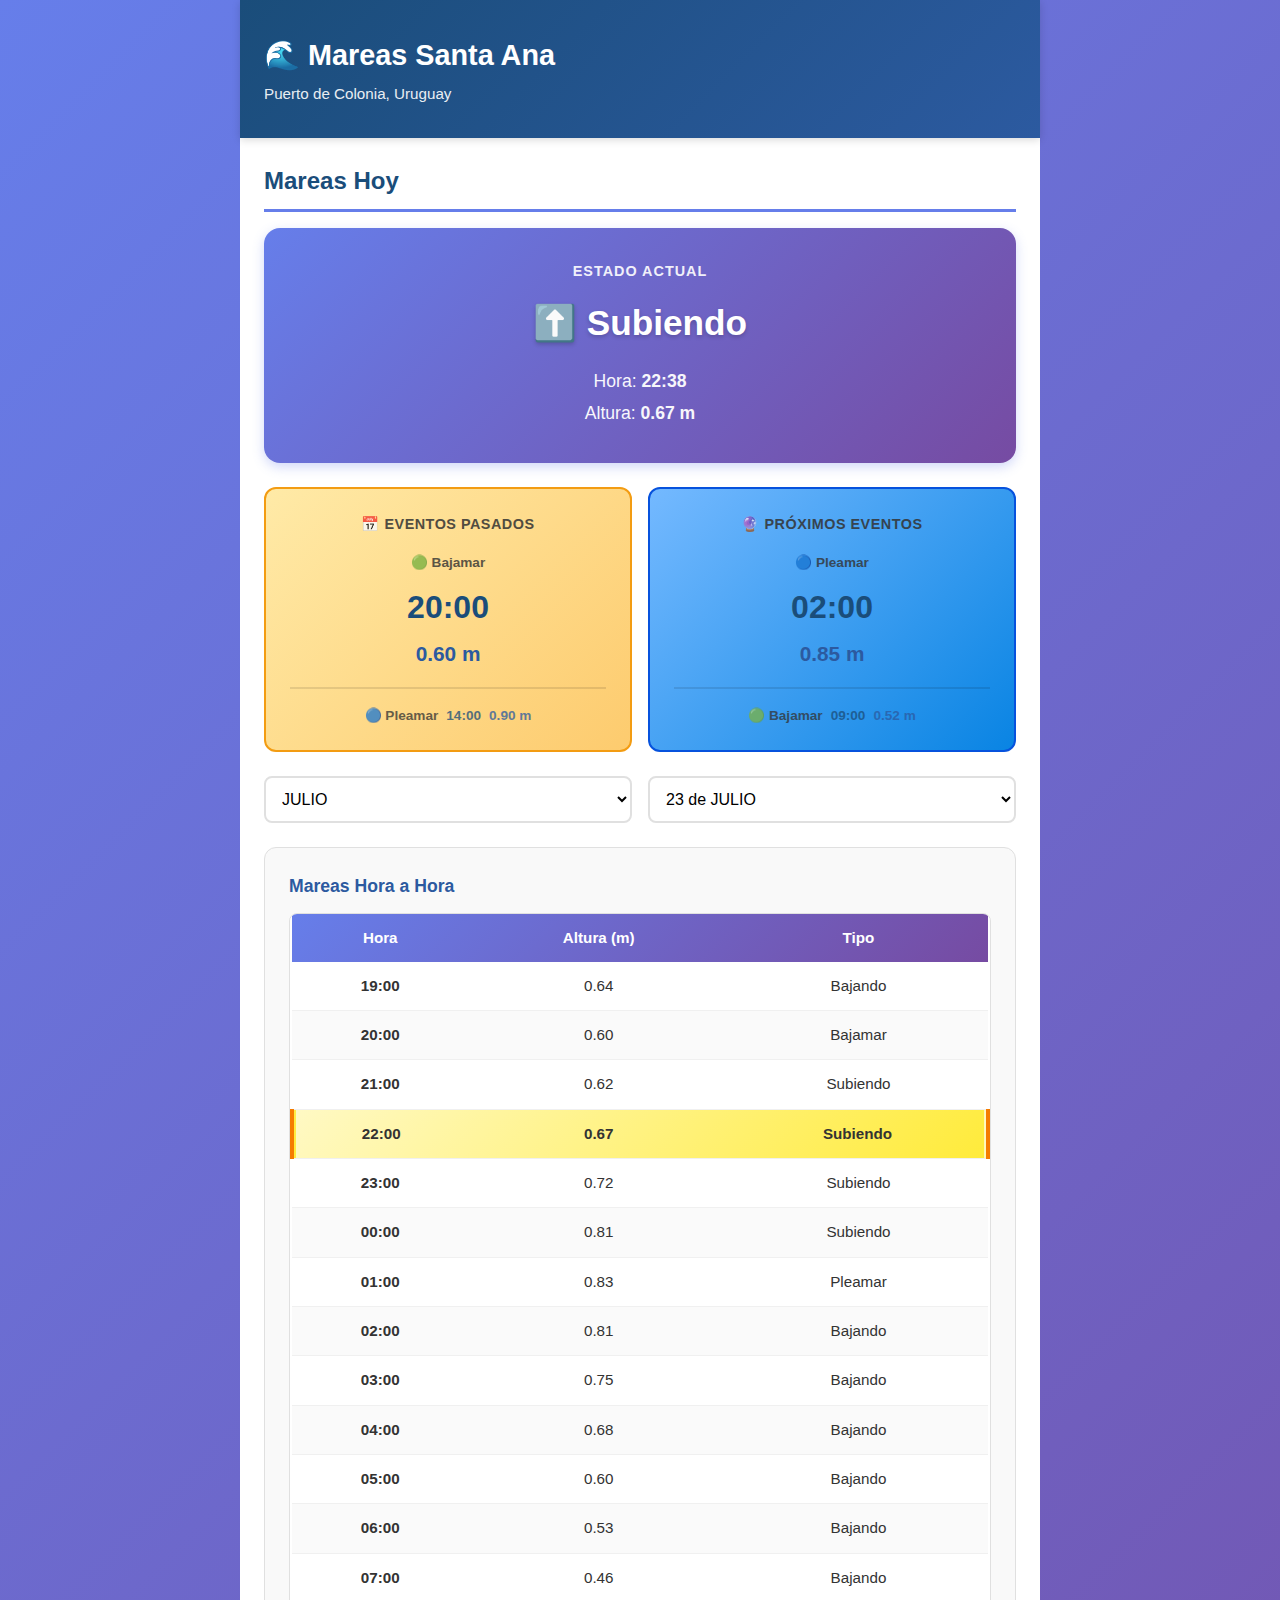
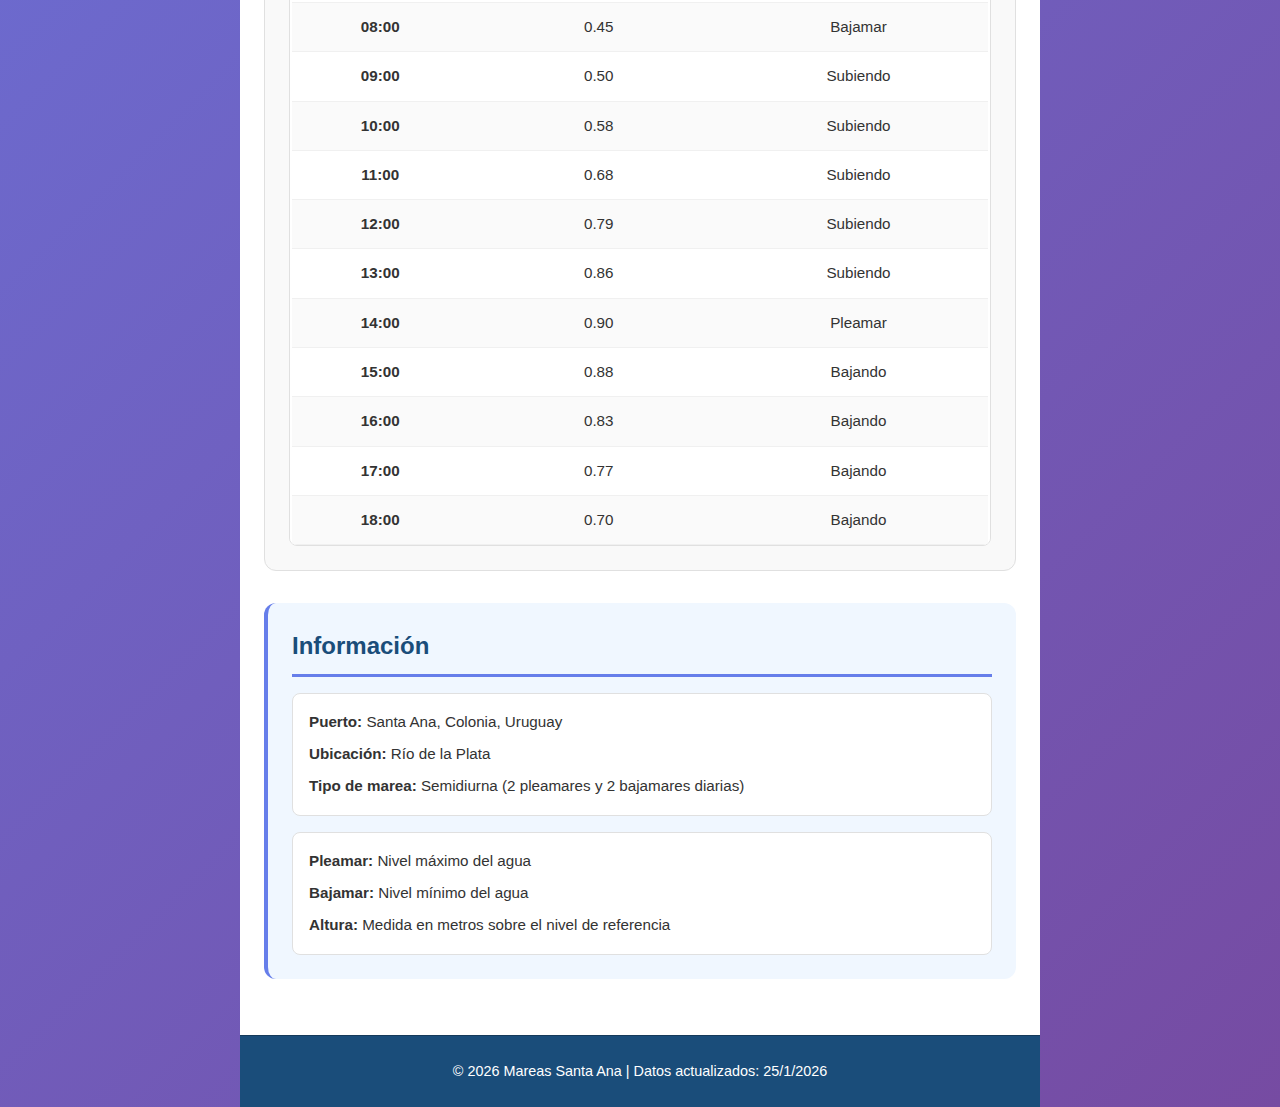
<file: docs/index.html>
<!DOCTYPE html>
<html lang="es">
<head>
    <meta charset="UTF-8">
    <meta name="viewport" content="width=device-width, initial-scale=1.0">
    <meta name="theme-color" content="#1a4d7a">
    <meta name="description" content="Mareas de Santa Ana, Colonia, Uruguay. Consulta las mareas del puerto en tiempo real.">
    
    <title>Mareas Santa Ana - Colonia</title>
    
    <link rel="manifest" href="manifest.json">
    <link rel="icon" type="image/png" sizes="192x192" href="img/icon-192.png">
    <link rel="apple-touch-icon" href="img/icon-192.png">
    <link rel="stylesheet" href="css/styles.css">
</head>
<body>
    <div class="container">
        <header>
            <div class="header-content">
                <h1>🌊 Mareas Santa Ana</h1>
                <p class="subtitle">Puerto de Colonia, Uruguay</p>
            </div>
            <button id="installBtn" class="install-btn" hidden>
                ⬇️ Instalar App
            </button>
        </header>

        <main>
            <!-- Próximas mareas -->
            <section class="mareas-container">
                <h2>Mareas Hoy</h2>
                
                <!-- Estado actual -->
                <div class="estado-actual">
                    <div class="estado-label">Estado Actual</div>
                    <div class="estado-valor" id="estadoActual">--</div>
                    <div class="estado-hora">Hora: <span id="horaActual">--:--</span></div>
                    <div class="estado-altura">Altura: <span id="alturaActual">-- m</span></div>
                </div>

                <div class="mareas-resumen">
                    <!-- Eventos Pasados -->
                    <div class="marea-card eventos-pasados">
                        <div class="marea-tipo">📅 Eventos Pasados</div>
                        <div class="evento-principal">
                            <div class="evento-label" id="pasadoCercanoLabel">--</div>
                            <div class="evento-hora" id="pasadoCercanoHora">--:--</div>
                            <div class="evento-altura" id="pasadoCercanoAltura">-- m</div>
                        </div>
                        <div class="evento-secundario">
                            <span class="evento-label-small" id="pasadoLejanoLabel">--</span>
                            <span class="evento-hora-small" id="pasadoLejanoHora">--:--</span>
                            <span class="evento-altura-small" id="pasadoLejanoAltura">-- m</span>
                        </div>
                    </div>

                    <!-- Eventos Futuros -->
                    <div class="marea-card eventos-futuros">
                        <div class="marea-tipo">🔮 Próximos Eventos</div>
                        <div class="evento-principal">
                            <div class="evento-label" id="futuroCercanoLabel">--</div>
                            <div class="evento-hora" id="futuroCercanoHora">--:--</div>
                            <div class="evento-altura" id="futuroCercanoAltura">-- m</div>
                        </div>
                        <div class="evento-secundario">
                            <span class="evento-label-small" id="futuroLejanoLabel">--</span>
                            <span class="evento-hora-small" id="futuroLejanoHora">--:--</span>
                            <span class="evento-altura-small" id="futuroLejanoAltura">-- m</span>
                        </div>
                    </div>
                </div>

                <!-- Selector de mes y día -->
                <div class="filtros">
                    <select id="mesSelector" class="selector">
                        <option value="">Seleccionar mes...</option>
                    </select>
                    <select id="diaSelector" class="selector" disabled>
                        <option value="">Seleccionar día...</option>
                    </select>
                </div>

                <!-- Tabla de mareas por hora -->
                <div class="tabla-mareas">
                    <h3>Mareas Hora a Hora</h3>
                    <div class="tabla-scroll">
                        <table id="tareasTable">
                            <thead>
                                <tr>
                                    <th>Hora</th>
                                    <th>Altura (m)</th>
                                    <th>Tipo</th>
                                </tr>
                            </thead>
                            <tbody id="tabulaBody">
                                <tr>
                                    <td colspan="3" class="sin-datos">Cargando datos...</td>
                                </tr>
                            </tbody>
                        </table>
                    </div>
                </div>
            </section>

            <!-- Información -->
            <section class="info-section">
                <h2>Información</h2>
                <div class="info-card">
                    <p><strong>Puerto:</strong> Santa Ana, Colonia, Uruguay</p>
                    <p><strong>Ubicación:</strong> Río de la Plata</p>
                    <p><strong>Tipo de marea:</strong> Semidiurna (2 pleamares y 2 bajamares diarias)</p>
                </div>
                <div class="info-card">
                    <p><strong>Pleamar:</strong> Nivel máximo del agua</p>
                    <p><strong>Bajamar:</strong> Nivel mínimo del agua</p>
                    <p><strong>Altura:</strong> Medida en metros sobre el nivel de referencia</p>
                </div>
            </section>
        </main>

        <footer>
            <p>&copy; 2026 Mareas Santa Ana | Datos actualizados: <span id="fechaActualizacion">--</span></p>
        </footer>
    </div>

    <script src="js/app.js"></script>
</body>
</html>
</file>
<file: docs/css/styles.css>
/* Reset y estilos base */
* {
    margin: 0;
    padding: 0;
    box-sizing: border-box;
}

html {
    scroll-behavior: smooth;
}

body {
    font-family: -apple-system, BlinkMacSystemFont, 'Segoe UI', Roboto, Oxygen, Ubuntu, Cantarell, sans-serif;
    background: linear-gradient(135deg, #667eea 0%, #764ba2 100%);
    color: #333;
    line-height: 1.6;
    min-height: 100vh;
}

.container {
    max-width: 800px;
    margin: 0 auto;
    background: white;
    min-height: 100vh;
    display: flex;
    flex-direction: column;
}

/* Header */
header {
    background: linear-gradient(135deg, #1a4d7a 0%, #2c5aa0 100%);
    color: white;
    padding: 2rem 1.5rem;
    box-shadow: 0 2px 8px rgba(0, 0, 0, 0.15);
    display: flex;
    justify-content: space-between;
    align-items: flex-start;
    gap: 1rem;
}

.header-content {
    flex: 1;
}

header h1 {
    font-size: 1.8rem;
    margin-bottom: 0.25rem;
}

header .subtitle {
    font-size: 0.95rem;
    opacity: 0.9;
}

.install-btn {
    background: #ff6b6b;
    color: white;
    border: none;
    padding: 0.5rem 1rem;
    border-radius: 6px;
    cursor: pointer;
    font-weight: 600;
    transition: all 0.3s ease;
    white-space: nowrap;
    font-size: 0.9rem;
}

.install-btn:hover:not(:disabled) {
    background: #ff5252;
    transform: translateY(-2px);
    box-shadow: 0 4px 12px rgba(255, 107, 107, 0.3);
}

.install-btn:disabled {
    opacity: 0.6;
    cursor: not-allowed;
}

/* Main */
main {
    flex: 1;
    padding: 1.5rem;
}

/* Secciones */
section {
    margin-bottom: 2rem;
}

section h2 {
    color: #1a4d7a;
    font-size: 1.5rem;
    margin-bottom: 1rem;
    border-bottom: 3px solid #667eea;
    padding-bottom: 0.5rem;
}

section h3 {
    color: #2c5aa0;
    font-size: 1.1rem;
    margin-bottom: 0.75rem;
}

/* Estado actual */
.estado-actual {
    background: linear-gradient(135deg, #667eea 0%, #764ba2 100%);
    color: white;
    border-radius: 16px;
    padding: 2rem;
    text-align: center;
    margin-bottom: 1.5rem;
    box-shadow: 0 4px 12px rgba(102, 126, 234, 0.3);
}

.estado-label {
    font-size: 0.9rem;
    font-weight: 600;
    text-transform: uppercase;
    letter-spacing: 1px;
    opacity: 0.9;
    margin-bottom: 0.75rem;
}

.estado-valor {
    font-size: 2.2rem;
    font-weight: 700;
    margin-bottom: 1rem;
    text-shadow: 0 2px 4px rgba(0, 0, 0, 0.2);
}

.estado-hora,
.estado-altura {
    font-size: 1.1rem;
    opacity: 0.95;
    margin: 0.25rem 0;
}

.estado-hora span,
.estado-altura span {
    font-weight: 600;
}

/* Mareas resumen */
.mareas-resumen {
    display: grid;
    grid-template-columns: 1fr 1fr;
    gap: 1rem;
    margin-bottom: 1.5rem;
}

.marea-card {
    background: white;
    border: 2px solid #e0e0e0;
    border-radius: 12px;
    padding: 1.5rem;
    transition: all 0.3s ease;
}

.marea-card.eventos-pasados {
    background: linear-gradient(135deg, #ffeaa7 0%, #fdcb6e 100%);
    border-color: #f39c12;
}

.marea-card.eventos-futuros {
    background: linear-gradient(135deg, #74b9ff 0%, #0984e3 100%);
    border-color: #0652DD;
}

.marea-card:hover {
    transform: translateY(-4px);
    box-shadow: 0 8px 16px rgba(0, 0, 0, 0.15);
}

.marea-tipo {
    font-size: 0.9rem;
    font-weight: 600;
    text-transform: uppercase;
    letter-spacing: 0.5px;
    opacity: 0.85;
    margin-bottom: 1rem;
    text-align: center;
}

/* Evento principal (más cercano) */
.evento-principal {
    text-align: center;
    margin-bottom: 1rem;
    padding-bottom: 1rem;
    border-bottom: 2px solid rgba(0, 0, 0, 0.1);
}

.evento-label {
    font-size: 0.85rem;
    font-weight: 600;
    opacity: 0.8;
    margin-bottom: 0.5rem;
}

.evento-hora {
    font-size: 2rem;
    font-weight: 700;
    color: #1a4d7a;
    margin-bottom: 0.25rem;
}

.evento-altura {
    font-size: 1.3rem;
    font-weight: 600;
    color: #2c5aa0;
}

/* Evento secundario (más lejano) - compacto */
.evento-secundario {
    text-align: center;
    font-size: 0.85rem;
    opacity: 0.75;
    display: flex;
    justify-content: center;
    align-items: center;
    gap: 0.5rem;
    flex-wrap: wrap;
}

.evento-label-small {
    font-weight: 600;
}

.evento-hora-small {
    font-weight: 700;
    color: #1a4d7a;
}

.evento-altura-small {
    font-weight: 600;
    color: #2c5aa0;
}

/* Filtros */
.filtros {
    display: grid;
    grid-template-columns: 1fr 1fr;
    gap: 1rem;
    margin-bottom: 1.5rem;
}

.selector {
    width: 100%;
    padding: 0.75rem;
    border: 2px solid #e0e0e0;
    border-radius: 8px;
    font-size: 1rem;
    background: white;
    cursor: pointer;
    transition: border-color 0.3s ease;
}

.selector:hover {
    border-color: #667eea;
}

.selector:focus {
    outline: none;
    border-color: #667eea;
    box-shadow: 0 0 0 3px rgba(102, 126, 234, 0.1);
}

.selector:disabled {
    background: #f5f5f5;
    cursor: not-allowed;
    opacity: 0.6;
}

/* Tabla de mareas */
.tabla-mareas {
    background: #f9f9f9;
    border-radius: 12px;
    padding: 1.5rem;
    border: 1px solid #e0e0e0;
}

.tabla-scroll {
    overflow-x: auto;
    border-radius: 8px;
    border: 1px solid #e0e0e0;
}

table {
    width: 100%;
    border-collapse: collapse;
    background: white;
}

thead {
    background: linear-gradient(135deg, #667eea 0%, #764ba2 100%);
    color: white;
}

th {
    padding: 0.75rem;
    text-align: center;
    font-weight: 600;
    font-size: 0.95rem;
}

td {
    padding: 0.75rem;
    text-align: center;
    border-bottom: 1px solid #f0f0f0;
    font-size: 0.95rem;
}

tbody tr:hover {
    background: #f5f5f5;
}

tbody tr:nth-child(even) {
    background: #fafafa;
}

tbody tr.hora-actual {
    background: linear-gradient(135deg, #fff9c4 0%, #ffeb3b 100%);
    font-weight: 600;
    border-left: 4px solid #f57c00;
    border-right: 4px solid #f57c00;
}

tbody tr.hora-actual:hover {
    background: linear-gradient(135deg, #fff59d 0%, #fdd835 100%);
}

.sin-datos {
    color: #999;
    font-style: italic;
    padding: 2rem !important;
}

/* Info section */
.info-section {
    background: #f0f7ff;
    border-radius: 12px;
    padding: 1.5rem;
    border-left: 4px solid #667eea;
}

.info-card {
    background: white;
    border-radius: 8px;
    padding: 1rem;
    margin-bottom: 1rem;
    border: 1px solid #e0e0e0;
}

.info-card:last-child {
    margin-bottom: 0;
}

.info-card p {
    margin-bottom: 0.5rem;
    font-size: 0.95rem;
}

.info-card p:last-child {
    margin-bottom: 0;
}

/* Footer */
footer {
    background: #1a4d7a;
    color: white;
    text-align: center;
    padding: 1.5rem;
    font-size: 0.9rem;
    margin-top: auto;
    border-top: 1px solid #153a5a;
}

/* Responsive design */
@media (max-width: 600px) {
    header {
        flex-direction: column;
        gap: 1rem;
    }

    .install-btn {
        width: 100%;
    }

    header h1 {
        font-size: 1.5rem;
    }

    main {
        padding: 1rem;
    }

    .mareas-resumen {
        grid-template-columns: 1fr;
    }

    /* Cambiar orden en mobile: eventos futuros primero */
    .marea-card.eventos-futuros {
        order: -1;
    }

    .filtros {
        grid-template-columns: 1fr;
    }

    .marea-hora {
        font-size: 1.8rem;
    }

    .marea-altura {
        font-size: 1.2rem;
    }

    section h2 {
        font-size: 1.3rem;
    }

    th,
    td {
        padding: 0.6rem 0.4rem;
        font-size: 0.85rem;
    }
}

@media (max-width: 400px) {
    header h1 {
        font-size: 1.3rem;
    }

    header .subtitle {
        font-size: 0.85rem;
    }

    .marea-hora {
        font-size: 1.5rem;
    }

    .marea-altura {
        font-size: 1rem;
    }

    section h2 {
        font-size: 1.1rem;
    }

    .tabla-scroll {
        font-size: 0.8rem;
    }

    th,
    td {
        padding: 0.5rem 0.3rem;
        font-size: 0.75rem;
    }
}

/* Animaciones */
@keyframes fadeIn {
    from {
        opacity: 0;
        transform: translateY(10px);
    }
    to {
        opacity: 1;
        transform: translateY(0);
    }
}

section {
    animation: fadeIn 0.5s ease-in-out;
}

/* Print styles */
@media print {
    header,
    footer,
    .filtros,
    .install-btn {
        display: none;
    }

    body {
        background: white;
    }

    .container {
        max-width: 100%;
    }
}
</file>
